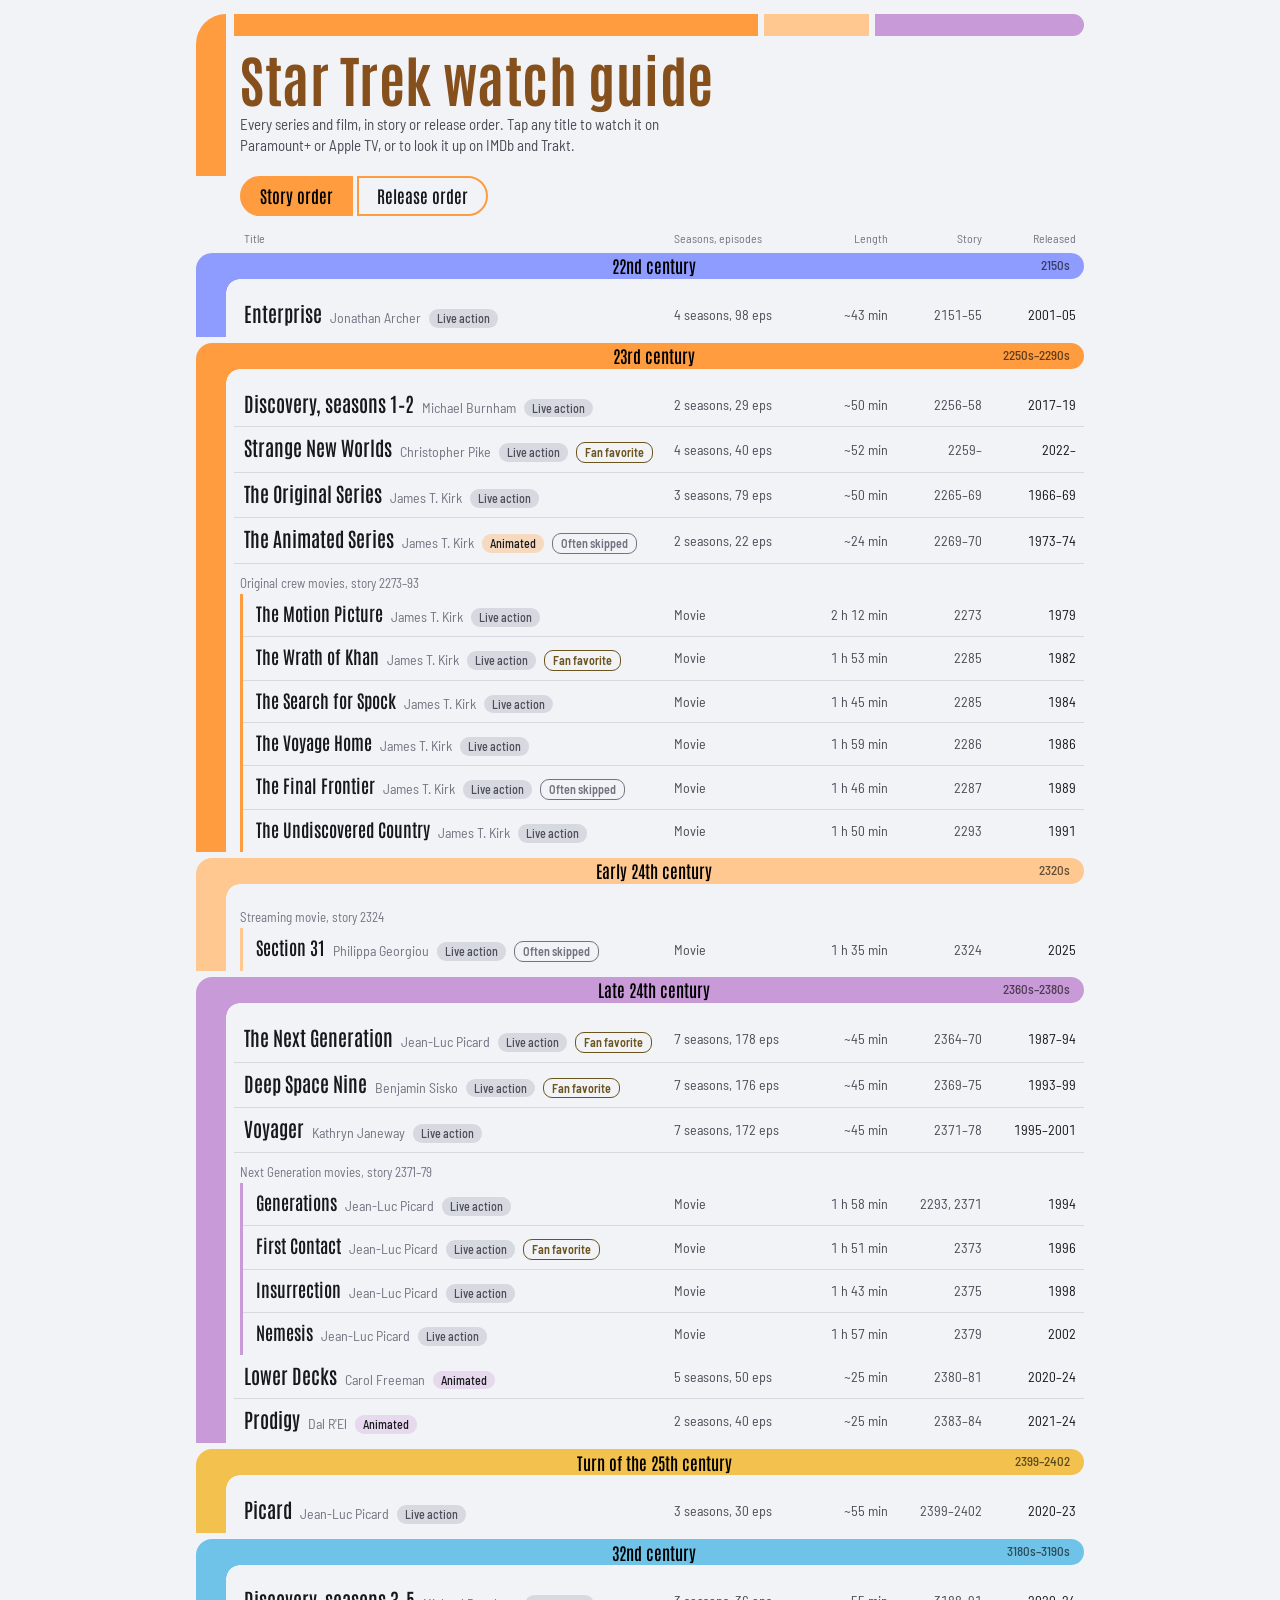
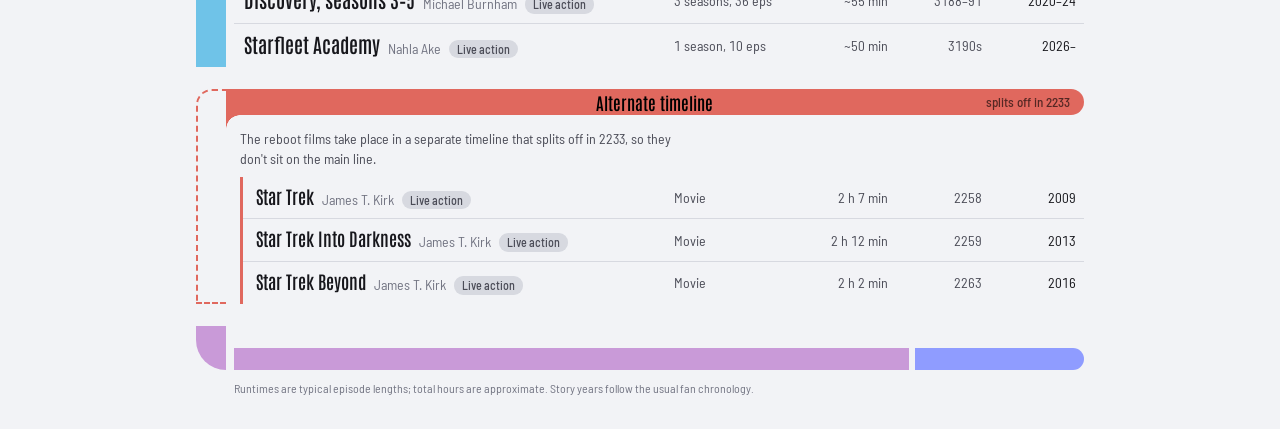
<file: star-trek.html>
<!doctype html>
<html lang="en">
<head>
<meta charset="utf-8">
<meta name="viewport" content="width=device-width, initial-scale=1, viewport-fit=cover">
<meta name="color-scheme" content="light dark">
<meta name="theme-color" content="#000000" media="(prefers-color-scheme: dark)">
<meta name="theme-color" content="#f2f3f6" media="(prefers-color-scheme: light)">
<meta name="apple-mobile-web-app-capable" content="yes">
<meta name="apple-mobile-web-app-status-bar-style" content="default">
<title>Star Trek Watch Guide</title>
<link rel="preconnect" href="https://fonts.googleapis.com">
<link rel="preconnect" href="https://fonts.gstatic.com" crossorigin>
<link href="https://fonts.googleapis.com/css2?family=Antonio:wght@400;600;700&family=Barlow+Semi+Condensed:wght@400;500;600&display=swap" rel="stylesheet">
<style>
:root{
  color-scheme:dark;
  --bg:#000;
  --sheet:#14110e;
  --press:#1a1612;
  --backdrop:rgba(0,0,0,.7);
  --mix:100%;
  --title:#ffc890;
  --ink:#f3e7d6;
  --ink-2:#b9ab98;
  --ink-3:#7d7366;
  --line:#2a2622;
  --panel:#100e0c;
  --orange:#ff9c3f;
  --peach:#ffc890;
  --lilac:#c99ad8;
  --blue:#8f9cff;
  --gold:#f2c14e;
  --sky:#6fc3e8;
  --red:#e0685e;
  --display:"Antonio","Arial Narrow","Roboto Condensed",sans-serif;
  --text:"Barlow Semi Condensed","Arial Narrow",system-ui,sans-serif;
  --gl:max(16px,env(safe-area-inset-left));
  --gr:max(16px,env(safe-area-inset-right));
}
@media (prefers-color-scheme: light){
  :root{
    color-scheme:light;
    --bg:#f2f3f6;
    --sheet:#ffffff;
    --panel:#e7e9ef;
    --press:#dcdfe7;
    --line:#d7d9e0;
    --ink:#17171c;
    --ink-2:#4b4c57;
    --ink-3:#727482;
    --backdrop:rgba(25,25,35,.35);
    --mix:55%;
    --title:color-mix(in oklab,#ff9c3f 62%,#000);
  }
}
*{box-sizing:border-box}
[hidden]{display:none!important}
html{-webkit-text-size-adjust:100%}
body{margin:0;background:var(--bg);transition:background-color .2s,color .2s;color:var(--ink);font-family:var(--text);font-size:16px;line-height:1.4}
a{color:inherit}
button{font:inherit;color:inherit}

/* ---------- frame ---------- */
.wrap{max-width:920px;margin:0 auto;padding:calc(env(safe-area-inset-top) + 14px) var(--gr) calc(env(safe-area-inset-bottom) + 32px) var(--gl)}
.top{display:grid;grid-template-columns:30px 1fr;grid-template-rows:auto auto;column-gap:8px}
.elbow{grid-row:1/3;background:var(--orange);border-radius:30px 0 0 0;position:relative}
.topbar{display:flex;gap:6px;height:22px}
.topbar i{display:block;height:100%;border-radius:0 11px 11px 0}
.topbar i:nth-child(1){flex:5;background:var(--orange);border-radius:0}
.topbar i:nth-child(2){flex:1;background:var(--peach);border-radius:0}
.topbar i:nth-child(3){flex:2;background:var(--lilac)}
.head{padding:14px 0 20px 6px}
h1{font-family:var(--display);font-weight:700;font-size:clamp(34px,7vw,56px);line-height:1;margin:0;letter-spacing:.01em;color:var(--title)}
.sub{margin:8px 0 0;color:var(--ink-2);font-size:15px;max-width:60ch}

/* ---------- sort switch ---------- */
.sorter{display:grid;grid-template-columns:30px 1fr;column-gap:8px;margin:0 0 14px}
.seg{display:inline-flex;gap:4px;justify-self:start;margin-left:6px}
.seg button{font-family:var(--display);font-weight:600;font-size:17px;height:40px;padding:0 18px;white-space:nowrap;border:2px solid var(--orange);background:none;color:var(--ink);cursor:pointer;-webkit-tap-highlight-color:transparent}
.seg button:first-child{border-radius:20px 0 0 20px}
.seg button:last-child{border-radius:0 20px 20px 0}
.seg button[aria-pressed="true"]{background:var(--orange);color:#000}
.seg button:focus-visible{outline:2px solid var(--title);outline-offset:2px}

/* ---------- column header (wide only) ---------- */
.cols{display:none}

/* ---------- eras ---------- */
.era{display:grid;grid-template-columns:30px 1fr;column-gap:8px;margin-top:6px}
.era-bar{background:var(--c);border-radius:16px 0 0 0}
.era-body{min-width:0}
/* era header = horizontal band joined to the left bar, label inside */
.era-head{position:relative;display:grid;grid-template-columns:minmax(0,1fr) auto minmax(0,1fr);align-items:center;gap:10px;min-height:26px;margin:0 0 14px -8px;padding:3px 14px 3px 12px;background:var(--c);border-radius:0 13px 13px 0;color:#000}
.era-head.yrs{grid-template-columns:minmax(0,1fr) auto minmax(max-content,1fr)}
.era-head.yrs small{white-space:nowrap}
.era-head::after{content:"";position:absolute;left:0;top:100%;width:14px;height:14px;background:radial-gradient(circle at 100% 100%,transparent 13.5px,var(--c) 14px)}
.era-head h2{grid-column:2;text-align:center;font-family:var(--display);font-weight:600;font-size:17px;margin:0;line-height:1.1;color:#000}
.era-head small{font-size:13px;font-weight:500;font-family:var(--text);color:rgba(0,0,0,.62);grid-column:3;justify-self:end;text-align:right;line-height:1.2}

/* ---------- rows ---------- */
.row{display:block;width:100%;text-align:left;background:none;border:0;border-bottom:1px solid var(--line);padding:10px 4px 10px 6px;cursor:pointer;-webkit-tap-highlight-color:transparent;position:relative}
.row:last-child{border-bottom:0}
.row:hover{background:var(--panel)}
.row:focus-visible{outline:2px solid var(--title);outline-offset:-2px;border-radius:6px}
.row:active{background:var(--press)}
.t{display:flex;align-items:baseline;gap:8px;flex-wrap:wrap}
.name{font-family:var(--display);font-weight:600;font-size:20px;line-height:1.15;color:var(--ink)}
.lead{font-size:14px;color:var(--ink-3);white-space:nowrap}
.tag{font-size:12px;font-weight:600;padding:1px 8px;border-radius:9px;background:var(--c);color:#000;white-space:nowrap}
.tag.fav{background:none;--fc:color-mix(in oklab,var(--gold) var(--mix),#000);color:var(--fc);border:1px solid var(--fc)}
.tag.fmt{border:0;font-weight:500;color:var(--ink-2);background:var(--line)}
.tag.fmt.anim{color:var(--ink);background:color-mix(in oklab,var(--c) 30%,transparent)}
.tag.skip{background:none;color:var(--ink-3);border:1px solid var(--ink-3)}
.meta{display:flex;flex-wrap:wrap;gap:2px 14px;margin-top:3px;font-size:14px;color:var(--ink-2)}
.meta em{font-style:normal;color:var(--ink-3)}
.meta .rel{color:var(--ink)}
.grouplabel{font-size:13px;color:var(--ink-3);padding:10px 0 2px 6px}
.films{border-left:3px solid var(--c);margin-left:6px}
.films .row{padding-left:12px}
.films .name{font-size:18px}

.note{margin:22px 0 0;display:grid;grid-template-columns:30px 1fr;column-gap:8px}
.note .era-bar{background:none;border:2px dashed var(--c);border-right:0}
.note p{margin:4px 0 8px 6px;color:var(--ink-2);font-size:14px;max-width:62ch}
.foot{display:grid;grid-template-columns:30px 1fr;column-gap:8px;margin-top:22px}
.foot .elbow-b{background:var(--lilac);border-radius:0 0 0 30px;height:44px}
.foot .bar{display:flex;gap:6px;align-self:end;height:22px}
.foot .bar i{display:block;height:100%}
.foot .bar i:nth-child(1){flex:4;background:var(--lilac)}
.foot .bar i:nth-child(2){flex:1;background:var(--blue);border-radius:0 11px 11px 0}
.fine{margin:10px 0 0 38px;font-size:12px;color:var(--ink-3)}

/* ---------- popup ---------- */
dialog{border:0;padding:0;background:transparent;color:var(--ink);max-width:none;max-height:none;width:100%;height:100%;margin:0}
dialog::backdrop{background:var(--backdrop);-webkit-backdrop-filter:blur(3px);backdrop-filter:blur(3px)}
.sheet-wrap{position:fixed;inset:0;display:flex;align-items:flex-end;justify-content:center}
.sheet{width:100%;max-width:560px;background:var(--sheet);border-top:4px solid var(--c);border-radius:22px 22px 0 0;padding:18px var(--gr) calc(env(safe-area-inset-bottom) + 18px) var(--gl);max-height:90vh;overflow:auto;animation:up .22s ease-out}
@keyframes up{from{transform:translateY(24px);opacity:0}to{transform:none;opacity:1}}
@media (prefers-reduced-motion:reduce){.sheet{animation:none}}
.sh-top{display:flex;justify-content:space-between;align-items:flex-start;gap:12px}
.sh-era{font-size:13px;color:color-mix(in oklab,var(--c) var(--mix),#000);font-weight:600}
.sh-title{font-family:var(--display);font-weight:700;font-size:30px;line-height:1.05;margin:2px 0 0;color:var(--title)}
.sh-lead{margin-top:4px;font-size:15px;color:var(--ink-2)}
.close{flex:none;width:36px;height:36px;border-radius:18px;border:1px solid var(--ink-3);background:none;cursor:pointer;font-size:20px;line-height:1}
.close:focus-visible{outline:2px solid var(--title);outline-offset:2px}
.facts{display:grid;grid-template-columns:repeat(auto-fit,minmax(110px,1fr));gap:8px;margin:14px 0 6px}
.fact{background:var(--bg);border-radius:10px;padding:8px 10px}
.fact small{display:block;font-size:12px;color:var(--ink-3)}
.fact span{font-family:var(--display);font-size:20px;font-weight:600;white-space:nowrap}
.blurb{color:var(--ink-2);font-size:15px;margin:10px 0 14px}
.why{margin:-4px 0 14px;padding:8px 12px;border-left:3px solid var(--ink-3);background:var(--bg);border-radius:0 8px 8px 0;color:var(--ink-2);font-size:15px}
.why b{color:var(--ink);font-weight:600}
.links{display:grid;gap:8px}
.lk{display:flex;align-items:center;justify-content:space-between;text-decoration:none;color:#000;font-family:var(--display);font-weight:600;font-size:20px;height:52px;padding:0 20px;border-radius:26px;background:var(--lc)}
.lk small{font-family:var(--text);font-weight:500;font-size:13px;opacity:.75}
.lk:focus-visible{outline:2px solid var(--ink);outline-offset:3px}
.lk.pplus{--lc:var(--blue)}
.lk.apple{--lc:var(--orange)}
.lk.imdb{--lc:var(--gold)}
.lk.trakt{--lc:var(--lilac)}
.lk.off{opacity:.45;pointer-events:none}

/* ---------- wide / landscape ---------- */
@media (min-width:700px){
  .row,.cols div{display:grid;grid-template-columns:minmax(0,1fr) 128px 74px 82px 82px;align-items:center;column-gap:12px;padding:9px 8px 9px 10px}
  .meta{display:contents}
  .meta>span{white-space:nowrap;font-variant-numeric:tabular-nums}
  .meta .m-rt,.meta .m-story,.meta .m-rel{text-align:right}
  .meta em{display:none}
  .cols{display:grid;grid-template-columns:30px 1fr;column-gap:8px;margin-bottom:2px}
  .cols div{padding-top:0;padding-bottom:0;font-size:12px;color:var(--ink-3)}
  .cols div span:nth-child(n+3){text-align:right}
  .films .row{padding-left:13px}
  .sheet-wrap{align-items:center}
  .sheet{border-radius:22px;border-top:0;border-left:6px solid var(--c);padding:22px 24px 24px}
}
@media (min-width:700px) and (max-height:500px){
  /* phone landscape: shorter sheet, links side by side */
  .sheet{max-width:720px}
  .links{grid-template-columns:repeat(4,1fr)}
  .lk{flex-direction:column;justify-content:center;gap:0;height:58px;padding:0 10px}
  .facts{margin:10px 0 8px;grid-template-columns:repeat(auto-fit,minmax(88px,1fr))}
  .fact span{font-size:18px}
  .blurb{display:none}
}
@media (max-width:699px){.meta>span:empty{display:none}
  .seg button{font-size:15px;padding:0 12px;height:38px}}
@media (max-width:380px){
  .top,.era,.note,.foot,.sorter{grid-template-columns:22px 1fr}
  .seg button{padding:0 10px;font-size:14px}
  .elbow{border-radius:22px 0 0 0}
  .fine{margin-left:30px}
}
</style>
</head>
<body>
<div class="wrap">
  <header class="top">
    <div class="elbow" aria-hidden="true"></div>
    <div class="topbar" aria-hidden="true"><i></i><i></i><i></i></div>
    <div class="head">
      <h1>Star Trek watch guide</h1>
      <p class="sub">Every series and film, in story or release order. Tap any title to watch it on Paramount+ or Apple TV, or to look it up on IMDb and Trakt.</p>
    </div>
  </header>

  <div class="sorter"><span aria-hidden="true"></span>
    <div class="seg" role="group" aria-label="Sort order">
      <button type="button" data-mode="story" aria-pressed="true">Story order</button>
      <button type="button" data-mode="release" aria-pressed="false">Release order</button>
    </div>
  </div>

  <div class="cols" aria-hidden="true"><span></span><div><span>Title</span><span>Seasons, episodes</span><span>Length</span><span>Story</span><span>Released</span></div></div>

  <main id="timeline"></main>

  <section class="note" id="alt"></section>

  <footer class="foot" aria-hidden="true"><div class="elbow-b"></div><div class="bar"><i></i><i></i></div></footer>
  <p class="fine">Runtimes are typical episode lengths; total hours are approximate. Story years follow the usual fan chronology.</p>
</div>

<dialog id="pop" aria-labelledby="sh-title">
  <div class="sheet-wrap" id="sheetWrap">
    <div class="sheet" id="sheet">
      <div class="sh-top">
        <div><div class="sh-era" id="sh-era"></div><h3 class="sh-title" id="sh-title"></h3><div class="sh-lead" id="sh-lead"></div></div>
        <button class="close" id="close" aria-label="Close">×</button>
      </div>
      <div class="facts" id="sh-facts"></div>
      <p class="blurb" id="sh-blurb"></p>
      <p class="why" id="sh-why"><b>Often skipped.</b> <span></span></p>
      <div class="links">
        <a class="lk pplus" id="lk-pplus" target="_blank" rel="noopener">Paramount+ <small>Stream it</small></a>
        <a class="lk apple" id="lk-apple" target="_blank" rel="noopener">Apple TV <small>Open in TV app</small></a>
        <a class="lk imdb" id="lk-imdb" target="_blank" rel="noopener">IMDb <small>Ratings, cast</small></a>
        <a class="lk trakt" id="lk-trakt" target="_blank" rel="noopener">Trakt <small>Track progress</small></a>
      </div>
    </div>
  </div>
</dialog>

<script>
/* ===== DATA ===== */
const ERAS = [
  {id:"e1", name:"22nd century", years:"2150s", c:"var(--blue)", items:[
    {t:"Enterprise", lead:"Jonathan Archer", story:"2151–55", rel:"2001–05", s:4, e:98, rt:43,
     blurb:"Earth's first warp-5 starship, a century before Kirk. Slow first two seasons; season 4 is the strongest.",
     imdb:"tt0244365", pplus:"https://www.paramountplus.com/shows/enterprise/", trakt:"star-trek-enterprise", apple:"https://tv.apple.com/us/show/star-trek-enterprise/umc.cmc.10fdo1qpaj8u46zk0bo082gc7"}
  ]},
  {id:"e2", name:"23rd century", years:"2250s–2290s", c:"var(--orange)", items:[
    {t:"Discovery, seasons 1–2", lead:"Michael Burnham", story:"2256–58", rel:"2017–19", s:2, e:29, rt:50,
     blurb:"Serialized story around Michael Burnham during the Klingon war. Season 2 introduces this version of Pike and Spock.",
     imdb:"tt5171438", pplus:"https://www.paramountplus.com/shows/star-trek-discovery/", trakt:"star-trek-discovery", apple:"https://tv.apple.com/us/show/star-trek-discovery/umc.cmc.5ge1cirmxod01u8f8m3rplx5g"},
    {t:"Strange New Worlds", lead:"Christopher Pike", story:"2259–", rel:"2022–", s:4, e:40, rt:52, fav:true,
     blurb:"Captain Pike, Spock and Number One on the Enterprise, one adventure per episode. A final six-episode season 5 is still to come.",
     imdb:"tt12327578", pplus:"https://www.paramountplus.com/shows/star-trek-strange-new-worlds/", trakt:"star-trek-strange-new-worlds", apple:"https://tv.apple.com/us/show/star-trek-strange-new-worlds/umc.cmc.1o10sclnk0t945h2mtuolocip"},
    {t:"The Original Series", lead:"James T. Kirk", story:"2265–69", rel:"1966–69", s:3, e:79, rt:50,
     blurb:"Kirk, Spock and McCoy. Dated production, timeless ideas. A curated best-of list works fine.",
     imdb:"tt0060028", pplus:"https://www.paramountplus.com/shows/star_trek/", trakt:"star-trek", apple:"https://tv.apple.com/us/show/star-trek-the-original-series/umc.cmc.5howwgk962prd0y3yi928rx5a"},
    {t:"The Animated Series", anim:true, lead:"James T. Kirk", story:"2269–70", rel:"1973–74", s:2, e:22, rt:24, skip:true,
     blurb:"Saturday-morning continuation with the original cast's voices.",
     why:"A short 1970s cartoon. Fun trivia, but nothing later depends on it.",
     imdb:"tt0069637", pplus:"https://www.paramountplus.com/shows/star_trek_animated/", trakt:"star-trek-the-animated-series", apple:"https://tv.apple.com/us/show/star-trek-the-animated-series/umc.cmc.56y2l08h8vfsex0vavk2ynf57"},
    {group:"Original crew movies", lead:"James T. Kirk", films:[
      {t:"The Motion Picture", st:"2273", y:1979, rt:132, imdb:"tt0079945", pplus:"https://www.paramountplus.com/movies/video/7MI9dv6oQQCo733jnwnv4bT6WjSY_mBr/", trakt:"star-trek-the-motion-picture-1979", apple:"https://tv.apple.com/us/movie/star-trek-the-motion-picture/umc.cmc.74uz08o8aeuy5jav1j7q8ml7b"},
      {t:"The Wrath of Khan", st:"2285", y:1982, rt:113, fav:true, imdb:"tt0084726", pplus:"https://www.paramountplus.com/movies/video/1DooAass83NPqUjSxIWGPKeELkwa2CXp/", trakt:"star-trek-ii-the-wrath-of-khan-1982", apple:"https://tv.apple.com/us/movie/star-trek-ii-the-wrath-of-khan/umc.cmc.3louhyc2uuswb7fpm9n3fog51"},
      {t:"The Search for Spock", st:"2285", y:1984, rt:105, imdb:"tt0088170", pplus:"https://www.paramountplus.com/movies/video/zucLKcn6HykN8ksrBh0eBcu8hjWSTnjE/", trakt:"star-trek-iii-the-search-for-spock-1984", apple:"https://tv.apple.com/us/movie/star-trek-iii-the-search-for-spock/umc.cmc.7k68kfi3iqlyzgw94drtmhxqx"},
      {t:"The Voyage Home", st:"2286", y:1986, rt:119, imdb:"tt0092007", pplus:"https://www.paramountplus.com/movies/video/2y1Ft4fKkFM9anBA_MxIn0wSmQ54_Q21/", trakt:"star-trek-iv-the-voyage-home-1986", apple:"https://tv.apple.com/us/movie/star-trek-iv-the-voyage-home/umc.cmc.60sgpu17ghb4kal0yh4y5wudx"},
      {t:"The Final Frontier", st:"2287", y:1989, rt:106, skip:true, why:"Widely considered the weakest original-crew movie, and The Undiscovered Country doesn't require it.", imdb:"tt0098382", pplus:"https://www.paramountplus.com/movies/video/u4LO96RFNGzcNzPgtHPzMd4UIcjHA29N/", trakt:"star-trek-v-the-final-frontier-1989", apple:"https://tv.apple.com/us/movie/star-trek-v-the-final-frontier/umc.cmc.2oow7kmxqbifct4allge36mvf"},
      {t:"The Undiscovered Country", st:"2293", y:1991, rt:110, imdb:"tt0102975", pplus:"https://www.paramountplus.com/movies/video/AtBd4BsgKlfG7fSmV_f4DK370okC98sR/", trakt:"star-trek-vi-the-undiscovered-country-1991", apple:"https://tv.apple.com/us/movie/star-trek-vi-the-undiscovered-country/umc.cmc.3f31ie9f35bmily7sokbdl25d"}
    ], story:"2273–93"}
  ]},
  {id:"e25", name:"Early 24th century", years:"2320s", c:"var(--peach)", items:[
    {group:"Streaming movie", lead:"Philippa Georgiou", films:[
      {t:"Section 31", st:"2324", y:2025, rt:95, skip:true, imdb:"tt9603060", pplus:"https://www.paramountplus.com/movies/video/hxLi_fyTiqdAOtq1_cSt2HXQuj9mkZJh/", trakt:"star-trek-section-31-2025", apple:"https://tv.apple.com/us/movie/star-trek-section-31/umc.cmc.2qo6svome1zp6bjeo4sdm1g6c",
       blurb:"Spy thriller with Michelle Yeoh, set in 2324.",
       why:"Poorly received, and it stands apart from the main storyline."}
    ], story:"2324"}
  ]},
  {id:"e3", name:"Late 24th century", years:"2360s–2380s", c:"var(--lilac)", items:[
    {t:"The Next Generation", lead:"Jean-Luc Picard", story:"2364–70", rel:"1987–94", s:7, e:178, rt:45, fav:true,
     blurb:"Captain Picard's Enterprise-D. Seasons 1–2 are rough; it hits its stride from season 3.",
     imdb:"tt0092455", pplus:"https://www.paramountplus.com/shows/star_trek_the_next_generation/", trakt:"star-trek-the-next-generation", apple:"https://tv.apple.com/us/show/star-trek-the-next-generation/umc.cmc.3xfdqq5108iysguntm4y3wklc"},
    {t:"Deep Space Nine", lead:"Benjamin Sisko", story:"2369–75", rel:"1993–99", s:7, e:176, rt:45, fav:true,
     blurb:"A space station at the edge of a war. The most serialized of the classic shows.",
     imdb:"tt0106145", pplus:"https://www.paramountplus.com/shows/star_trek_deep_space_nine/", trakt:"star-trek-deep-space-nine", apple:"https://tv.apple.com/us/show/star-trek-deep-space-nine/umc.cmc.6xuvq2wsnm99d8ne71pqo3q30"},
    {t:"Voyager", lead:"Kathryn Janeway", story:"2371–78", rel:"1995–2001", s:7, e:172, rt:45,
     blurb:"A ship flung across the galaxy, 70 years from home.",
     imdb:"tt0112178", pplus:"https://www.paramountplus.com/shows/star_trek_voyager/", trakt:"star-trek-voyager", apple:"https://tv.apple.com/us/show/star-trek-voyager/umc.cmc.3nelr2c27ahdxh47xw68p0o04"},
    {group:"Next Generation movies", lead:"Jean-Luc Picard", films:[
      {t:"Generations", st:"2293, 2371", y:1994, rt:118, imdb:"tt0111280", pplus:"https://www.paramountplus.com/movies/video/qktISmdbebHu7qB2qtzhg3fNsrL16PXi/", trakt:"star-trek-generations-1994", apple:"https://tv.apple.com/us/movie/star-trek-vii-generations/umc.cmc.mn5cpchxt5ygvhkmlnkb4twf"},
      {t:"First Contact", st:"2373", y:1996, rt:111, fav:true, imdb:"tt0117731", pplus:"https://www.paramountplus.com/movies/video/iTGmLzm3gQN57pAqWamGAFpjatqCYgs_/", trakt:"star-trek-first-contact-1996", apple:"https://tv.apple.com/us/movie/star-trek-viii-first-contact/umc.cmc.4uyaqs81knrnkhbej5kjokx8w"},
      {t:"Insurrection", st:"2375", y:1998, rt:103, imdb:"tt0120844", pplus:"https://www.paramountplus.com/movies/video/z4QF94bldMkQpyafpHziL4xOiWoOwJvk/", trakt:"star-trek-insurrection-1998", apple:"https://tv.apple.com/us/movie/star-trek-ix-insurrection/umc.cmc.3zquh6faxkcczwd5lj99c5f23"},
      {t:"Nemesis", st:"2379", y:2002, rt:117, imdb:"tt0253754", pplus:"https://www.paramountplus.com/movies/video/dIV3Megz6HcabSKkdmmdXpNy4l7dOpwk/", trakt:"star-trek-nemesis-2002", apple:"https://tv.apple.com/us/movie/star-trek-x-nemesis/umc.cmc.7083so33nyqipfqj01zlhq39r"}
    ], story:"2371–79"},
    {t:"Lower Decks", anim:true, lead:"Carol Freeman", story:"2380–81", rel:"2020–24", rm:8, s:5, e:50, rt:25,
     blurb:"Animated comedy about junior officers. Funnier once you know the franchise.",
     imdb:"tt9184820", pplus:"https://www.paramountplus.com/shows/star-trek-lower-decks/", trakt:"star-trek-lower-decks", apple:"https://tv.apple.com/us/show/star-trek-lower-decks/umc.cmc.3pcgb865v09usl6nqkoi10gu1"},
    {t:"Prodigy", anim:true, lead:"Dal R'El", story:"2383–84", rel:"2021–24", rm:10, s:2, e:40, rt:25,
     blurb:"Animated adventure about young outsiders who find an abandoned starship. Family-friendly and surprisingly good.",
     imdb:"tt9795876", trakt:"star-trek-prodigy", apple:"https://tv.apple.com/us/show/star-trek-prodigy/umc.cmc.1zqk40gcoayvwt9tai2555wkp"}
  ]},
  {id:"e4", name:"Turn of the 25th century", years:"2399–2402", c:"var(--gold)", items:[
    {t:"Picard", lead:"Jean-Luc Picard", story:"2399–2402", rel:"2020–23", rm:1, s:3, e:30, rt:55,
     blurb:"Jean-Luc Picard in retirement and back in action. Season 3 is a beloved Next Generation reunion.",
     imdb:"tt8806524", pplus:"https://www.paramountplus.com/shows/star-trek-picard/", trakt:"star-trek-picard", apple:"https://tv.apple.com/us/show/star-trek-picard/umc.cmc.2tqufhly635jf1fnuonxojax"}
  ]},
  {id:"e5", name:"32nd century", years:"3180s–3190s", c:"var(--sky)", items:[
    {t:"Discovery, seasons 3–5", lead:"Michael Burnham", story:"3188–91", rel:"2020–24", rm:10, s:3, e:36, rt:55,
     blurb:"The crew jumps 930 years ahead into a fractured galaxy.",
     imdb:"tt5171438", pplus:"https://www.paramountplus.com/shows/star-trek-discovery/", trakt:"star-trek-discovery", apple:"https://tv.apple.com/us/show/star-trek-discovery/umc.cmc.5ge1cirmxod01u8f8m3rplx5g"},
    {t:"Starfleet Academy", lead:"Nahla Ake", story:"3190s", rel:"2026–", s:1, e:10, rt:50,
     blurb:"Cadets in training at the reopened Academy, led by Holly Hunter's chancellor. Season 2, the last, is due in March 2027.",
     imdb:"tt8622160", pplus:"https://www.paramountplus.com/shows/star-trek-starfleet-academy/", trakt:null, traktSearch:"Star Trek Starfleet Academy", apple:"https://tv.apple.com/us/show/star-trek-starfleet-academy/umc.cmc.39ujsorzscjubwo9m4ljd4oxh"}
  ]}
];
const ALT = {name:"Alternate timeline", lead:"James T. Kirk", note:"The reboot films take place in a separate timeline that splits off in 2233, so they don't sit on the main line.", c:"var(--red)", films:[
  {t:"Star Trek", st:"2258", y:2009, rt:127, imdb:"tt0796366", pplus:"https://www.paramountplus.com/movies/video/aotpJ4rkRqtrqIITSdgM5SnOOzQhg9k9/", trakt:"star-trek-2009", apple:"https://tv.apple.com/us/movie/star-trek/umc.cmc.1qfm0vxptnl42u4jclqwbtxt9"},
  {t:"Star Trek Into Darkness", st:"2259", y:2013, rt:132, imdb:"tt1408101", pplus:"https://www.paramountplus.com/movies/video/f9_5tSlLxQrgUdfrJekgeJdNnJLZBpuD/", trakt:"star-trek-into-darkness-2013", apple:"https://tv.apple.com/us/movie/star-trek-into-darkness/umc.cmc.4rkplfpq4y0zbyxr3xolm5kvf"},
  {t:"Star Trek Beyond", st:"2263", y:2016, rt:122, imdb:"tt2660888", pplus:"https://www.paramountplus.com/movies/video/PP_Z07j49bpd8gFCkl1RlPoniqf1UTAb/", trakt:"star-trek-beyond-2016", apple:"https://tv.apple.com/us/movie/star-trek-beyond/umc.cmc.5wssqlk617t7jjmhn23v7q4pk"}
]};

/* ===== RENDER ===== */
const $ = s => document.querySelector(s);
const esc = s => String(s).replace(/[&<>"]/g, m => ({"&":"&amp;","<":"&lt;",">":"&gt;",'"':"&quot;"}[m]));
const hrs = (e, rt) => Math.round(e * rt / 60);
const fmtMin = m => `${Math.floor(m/60)} h ${m%60} min`;
const registry = [];

function tags(it){
  let h = it.anim ? `<span class="tag fmt anim">Animated</span>` : `<span class="tag fmt live">Live action</span>`;
  if (it.fav) h += `<span class="tag fav">Fan favorite</span>`;
  if (it.skip) h += `<span class="tag skip">Often skipped</span>`;
  return h;
}
function showRow(it, era){
  const i = registry.push({...it, era, kind:"show"}) - 1;
  return `<button class="row show" data-i="${i}" style="--c:${era.c}">
        <span class="t"><span class="name">${esc(it.t)}</span><span class="lead">${esc(it.lead)}</span>${tags(it)}</span>
    <span class="meta">
      <span class="m-eps">${it.s} season${it.s>1?"s":""}, ${it.e} eps</span>
      <span class="m-rt">~${it.rt} min<em> each, ~${hrs(it.e,it.rt)} h total</em></span>
      <span class="m-story"><em>Story </em>${it.story}</span>
      <span class="m-rel rel"><em>Released </em>${it.rel}</span>
    </span></button>`;
}
function filmRow(f, era, groupName){
  const i = registry.push({...f, era, kind:"film", group:groupName}) - 1;
  return `<button class="row film" data-i="${i}" style="--c:${era.c}">
        <span class="t"><span class="name">${esc(f.t)}</span><span class="lead">${esc(f.lead)}</span>${tags(f)}</span>
    <span class="meta">
      <span class="m-eps">Movie</span>
      <span class="m-rt">${fmtMin(f.rt)}</span>
      <span class="m-story"><em>Story </em>${f.st}</span>
      <span class="m-rel rel"><em>Released </em>${f.y}</span>
    </span></button>`;
}
const DECADES = {
  1960:["The original run","var(--orange)"], 1970:["Animation and the first film","var(--peach)"],
  1980:["The films and a new generation","var(--lilac)"], 1990:["Trek on TV at its peak","var(--blue)"],
  2000:["A prequel, a farewell, a reboot","var(--gold)"], 2010:["Reboot films and streaming","var(--sky)"],
  2020:["The streaming era","var(--red)"]
};
let mode = "story";
function render(){
  registry.length = 0;
  if (mode === "release") return renderRelease();
  $("#alt").hidden = false;
  let h = "";
  for (const era of ERAS){
    h += `<section class="era" style="--c:${era.c}" aria-labelledby="${era.id}">
      <div class="era-bar" aria-hidden="true"></div>
      <div class="era-body">
        <div class="era-head yrs"><h2 id="${era.id}">${esc(era.name)}</h2><small>${era.years}</small></div>`;
    for (const it of era.items){
      if (it.group){
        h += `<div class="grouplabel">${esc(it.group)}, story ${it.story}</div><div class="films">`;
        for (const f of it.films) h += filmRow({lead:it.lead, ...f}, era, it.group);
        h += `</div>`;
      } else h += showRow(it, era);
    }
    h += `</div></section>`;
  }
  $("#timeline").innerHTML = h;

  const altEra = {name:ALT.name, years:"from 2233", c:ALT.c};
  let a = `<div class="era-bar" aria-hidden="true" style="--c:${ALT.c}"></div><div class="era-body" style="--c:${ALT.c}">
    <div class="era-head"><h2>${ALT.name}</h2><small>splits off in 2233</small></div>
    <p>${esc(ALT.note)}</p><div class="films">`;
  for (const f of ALT.films) a += filmRow({lead:ALT.lead, ...f}, altEra, "Reboot films");
  a += `</div></div>`;
  $("#alt").innerHTML = a;
}
function renderRelease(){
  const all = [];
  for (const era of ERAS) for (const it of era.items){
    if (it.group) for (const f of it.films) all.push({kind:"film", it:{lead:it.lead, ...f}, era, group:it.group, key:f.y});
    else all.push({kind:"show", it, era, key:parseInt(it.rel) + (it.rm||0)/12});
  }
  const altEra = {name:ALT.name, years:"from 2233", c:ALT.c};
  for (const f of ALT.films) all.push({kind:"film", it:{lead:ALT.lead, ...f}, era:altEra, group:"Reboot films", key:f.y});
  all.sort((a,b) => a.key - b.key);
  let h = "", cur = null;
  for (const x of all){
    const dec = Math.floor(x.key/10)*10;
    if (dec !== cur){
      if (cur !== null) h += `</div></section>`;
      cur = dec;
      const [desc, c] = DECADES[dec];
      h += `<section class="era" style="--c:${c}" aria-labelledby="d${dec}">
        <div class="era-bar" aria-hidden="true"></div>
        <div class="era-body"><div class="era-head"><h2 id="d${dec}">${dec}s</h2><small>${desc}</small></div>`;
    }
    h += x.kind === "show" ? showRow(x.it, x.era) : filmRow(x.it, x.era, x.group);
  }
  h += `</div></section>`;
  $("#timeline").innerHTML = h;
  $("#alt").hidden = true;
}
function setMode(m, save){
  mode = m === "release" ? "release" : "story";
  document.querySelectorAll(".seg button").forEach(b => b.setAttribute("aria-pressed", String(b.dataset.mode === mode)));
  render();
  if (save){
    try { localStorage.setItem("trek-sort", mode); } catch(e){}
    history.replaceState(null, "", mode === "release" ? "#release-order" : location.pathname + location.search);
  }
}
document.querySelectorAll(".seg button").forEach(b => b.addEventListener("click", () => setMode(b.dataset.mode, true)));
window.addEventListener("hashchange", () => setMode(location.hash === "#release-order" ? "release" : "story", false));

/* ===== POPUP ===== */
const pop = $("#pop");
function setLink(el, url){
  if (url){ el.href = url; el.classList.remove("off"); el.removeAttribute("aria-disabled"); }
  else { el.removeAttribute("href"); el.classList.add("off"); el.setAttribute("aria-disabled","true"); }
}
const searchName = it => it.kind === "film" ? `Star Trek ${it.t}`.replace(/^Star Trek Star Trek/,"Star Trek") : `Star Trek ${it.t.replace(/, seasons.*/,"")}`;
function appleUrl(it){
  if (it.apple) return it.apple;
  return `https://tv.apple.com/us/search?term=${encodeURIComponent(searchName(it))}`;
}
function open(i){
  const it = registry[i];
  $("#sheet").style.setProperty("--c", it.era.c);
  $("#sh-era").textContent = it.kind === "film" ? `${it.group} · ${it.era.name}` : `${it.era.name}, ${it.era.years}`;
  $("#sh-title").textContent = it.t;
  $("#sh-lead").textContent = it.lead ? `Led by ${it.lead}` : "";
  let f = `<div class="fact"><small>Format</small><span>${it.anim ? "Animated" : "Live action"}</span></div>`;
  if (it.kind === "show"){
    f += `<div class="fact"><small>Seasons</small><span>${it.s}</span></div>`;
    f += `<div class="fact"><small>Episodes</small><span>${it.e}</span></div>`;
    f += `<div class="fact"><small>Episode length</small><span>~${it.rt} min</span></div>`;
    f += `<div class="fact"><small>Total</small><span>~${hrs(it.e,it.rt)} h</span></div>`;
    f += `<div class="fact"><small>Released</small><span>${it.rel}</span></div>`;
    f += `<div class="fact"><small>Story years</small><span>${it.story}</span></div>`;
  } else {
    f += `<div class="fact"><small>Runtime</small><span>${it.rt} min</span></div>`;
    f += `<div class="fact"><small>Released</small><span>${it.y}</span></div>`;
    f += `<div class="fact"><small>Story year</small><span>${it.st}</span></div>`;
  }
  $("#sh-facts").innerHTML = f;
  $("#sh-blurb").textContent = it.blurb || "";
  $("#sh-blurb").hidden = !it.blurb;
  $("#sh-why span").textContent = it.why || "";
  $("#sh-why").hidden = !it.why;
  setLink($("#lk-pplus"), it.pplus);
  setLink($("#lk-apple"), appleUrl(it));
  setLink($("#lk-imdb"), it.imdb ? `https://www.imdb.com/title/${it.imdb}/` : `https://www.imdb.com/find/?q=${encodeURIComponent("Star Trek "+it.t)}`);
  setLink($("#lk-trakt"), it.trakt ? `https://trakt.tv/${it.kind==="film"?"movies":"shows"}/${it.trakt}` : `https://trakt.tv/search?query=${encodeURIComponent(it.traktSearch || "Star Trek "+it.t)}`);
  pop.showModal();
  $("#close").focus();
}
document.addEventListener("click", e => {
  const r = e.target.closest(".row");
  if (r) open(+r.dataset.i);
});
$("#close").addEventListener("click", () => pop.close());
$("#sheetWrap").addEventListener("click", e => { if (e.target.id === "sheetWrap") pop.close(); });

let saved = null;
try { saved = localStorage.getItem("trek-sort"); } catch(e){}
setMode(location.hash === "#release-order" ? "release" : (saved || "story"), false);
</script>
</body>
</html>
</file>
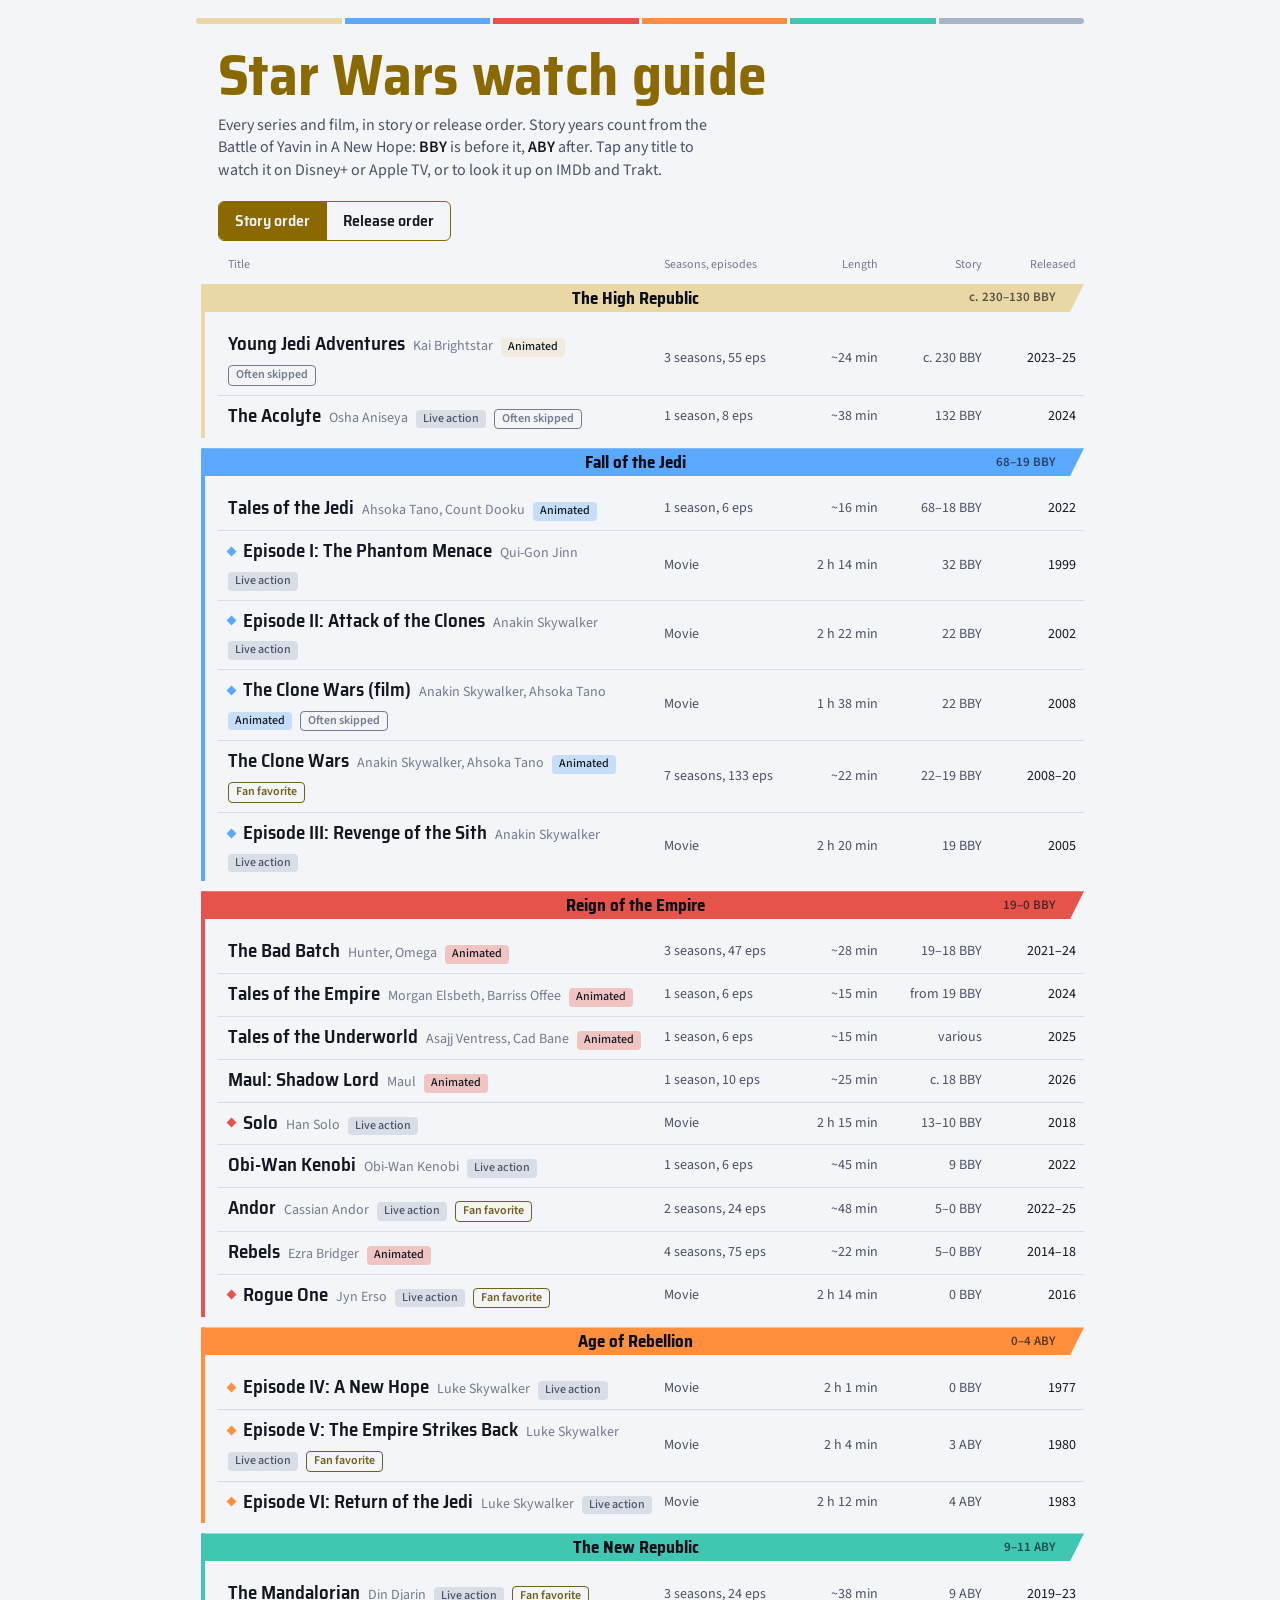
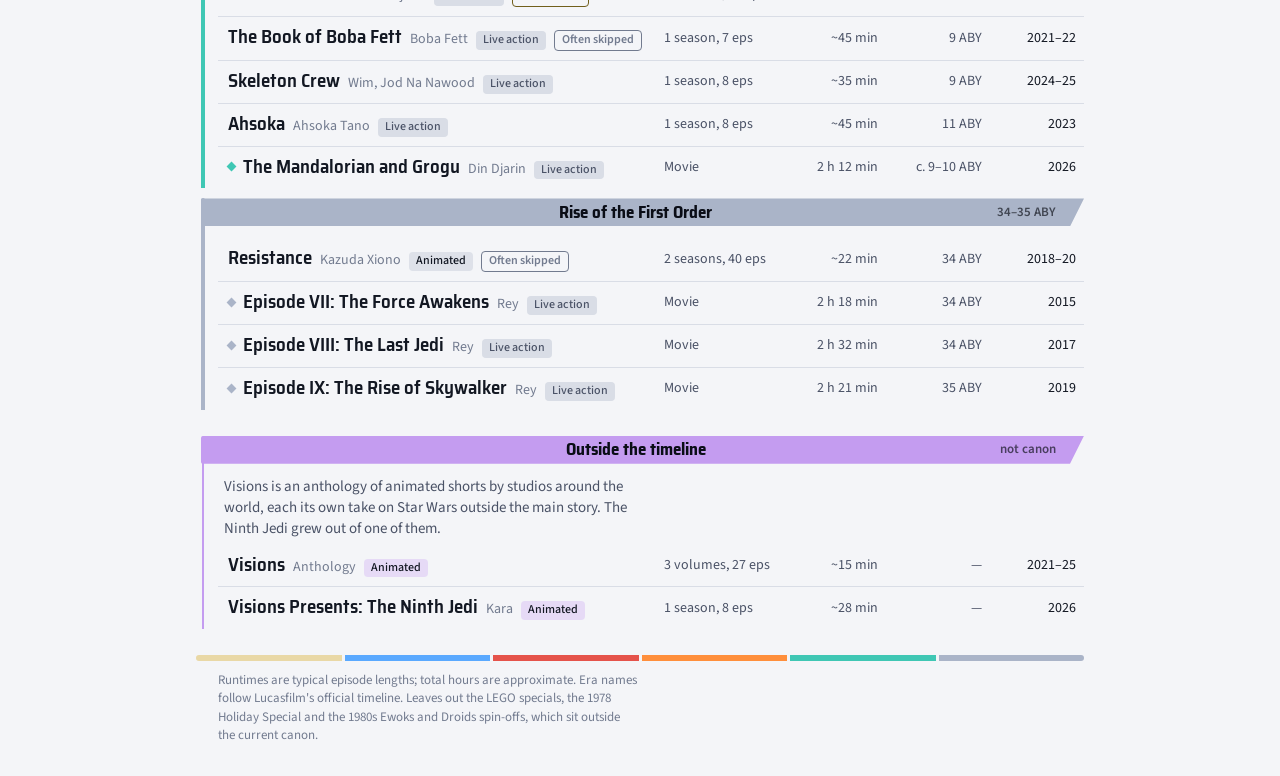
<file: star-wars.html>
<!doctype html>
<html lang="en">
<head>
<meta charset="utf-8">
<meta name="viewport" content="width=device-width, initial-scale=1, viewport-fit=cover">
<meta name="color-scheme" content="light dark">
<meta name="theme-color" content="#070b16" media="(prefers-color-scheme: dark)">
<meta name="theme-color" content="#f4f5f8" media="(prefers-color-scheme: light)">
<meta name="apple-mobile-web-app-capable" content="yes">
<meta name="apple-mobile-web-app-status-bar-style" content="default">
<title>Star Wars Watch Guide</title>
<link rel="preconnect" href="https://fonts.googleapis.com">
<link rel="preconnect" href="https://fonts.gstatic.com" crossorigin>
<link href="https://fonts.googleapis.com/css2?family=Saira+Semi+Condensed:wght@500;600;700&family=Source+Sans+3:wght@400;500;600&display=swap" rel="stylesheet">
<style>
:root{
  color-scheme:dark;
  --bg:#070b16;
  --sheet:#0f1526;
  --panel:#0d1322;
  --press:#151d31;
  --line:#1b2437;
  --ink:#e8ecf4;
  --ink-2:#a3adc2;
  --ink-3:#6d7891;
  --title:#ffd84a;
  --backdrop:rgba(2,4,10,.72);
  --mix:100%;
  /* eras */
  --hr:#e9d8a6;
  --foj:#5aa9ff;
  --roe:#e5534b;
  --aor:#ff8f3c;
  --nr:#3fc7b4;
  --fo:#aab4c8;
  --vis:#c49cf0;
  --gold:#ffd84a;
  --display:"Saira Semi Condensed","Arial Narrow",system-ui,sans-serif;
  --text:"Source Sans 3",system-ui,-apple-system,sans-serif;
  --gl:max(16px,env(safe-area-inset-left));
  --gr:max(16px,env(safe-area-inset-right));
}
@media (prefers-color-scheme: light){
  :root{
    color-scheme:light;
    --bg:#f4f5f8;
    --sheet:#ffffff;
    --panel:#e9ecf2;
    --press:#dde1ea;
    --line:#d9dde6;
    --ink:#121722;
    --ink-2:#4a5266;
    --ink-3:#727b8f;
    --title:#8a6a00;
    --backdrop:rgba(20,25,40,.35);
    --mix:55%;
  }
}
*{box-sizing:border-box}
[hidden]{display:none!important}
html{-webkit-text-size-adjust:100%}
body{margin:0;background:var(--bg);color:var(--ink);font-family:var(--text);font-size:16px;line-height:1.4;transition:background-color .2s,color .2s}
a{color:inherit}
button{font:inherit;color:inherit}

/* ---------- frame ---------- */
.wrap{max-width:920px;margin:0 auto;padding:calc(env(safe-area-inset-top) + 18px) var(--gr) calc(env(safe-area-inset-bottom) + 32px) var(--gl)}
/* the whole timeline in miniature: one segment per era */
.strip{display:flex;gap:3px;height:6px}
.strip i{flex:1;background:var(--c)}
.strip i:first-child{border-radius:3px 0 0 3px}
.strip i:last-child{border-radius:0 3px 3px 0}
.head{padding:22px 0 20px 22px}
h1{font-family:var(--display);font-weight:700;font-size:clamp(34px,7vw,58px);line-height:1;margin:0;color:var(--title);letter-spacing:.005em}
.sub{margin:10px 0 0;color:var(--ink-2);font-size:16px;max-width:62ch}
.sub b{color:var(--ink);font-weight:600}

/* ---------- sort switch ---------- */
.sorter{margin:0 0 16px 22px}
.seg{display:inline-flex;border:1.5px solid var(--title);border-radius:6px;overflow:hidden}
.seg button{font-family:var(--display);font-weight:600;font-size:16px;height:38px;padding:0 16px;white-space:nowrap;border:0;background:none;color:var(--ink);cursor:pointer;-webkit-tap-highlight-color:transparent}
.seg button+button{border-left:1.5px solid var(--title)}
.seg button[aria-pressed="true"]{background:var(--title);color:var(--bg)}
.seg button:focus-visible{outline:2px solid var(--ink);outline-offset:-4px}

.cols{display:none}

/* ---------- eras: thin rail + angled banner ---------- */
.era{display:grid;grid-template-columns:14px 1fr;column-gap:8px;margin-top:10px}
.era-bar{position:relative}
.era-bar::before{content:"";position:absolute;left:5px;top:0;bottom:0;width:4px;background:var(--c);border-radius:2px 2px 0 0}
.era-body{min-width:0}
.era-head{position:relative;display:grid;grid-template-columns:minmax(0,1fr) auto minmax(0,1fr);align-items:center;gap:10px;min-height:28px;margin:0 0 12px -17px;padding:4px 28px 4px 14px;background:var(--c);color:#0a0d16;clip-path:polygon(0 0,100% 0,calc(100% - 14px) 100%,0 100%);border-radius:2px 0 0 2px}
.era-head.yrs{grid-template-columns:minmax(0,1fr) auto minmax(max-content,1fr)}
.era-head.yrs small{white-space:nowrap}
.era-head h2{grid-column:2;text-align:center;font-family:var(--display);font-weight:700;font-size:17px;margin:0;line-height:1.1;color:#0a0d16}
.era-head small{grid-column:3;justify-self:end;text-align:right;font-size:13px;font-weight:600;color:rgba(10,13,22,.66);line-height:1.2}

/* ---------- rows ---------- */
.row{display:block;width:100%;text-align:left;background:none;border:0;border-bottom:1px solid var(--line);padding:10px 4px 10px 6px;cursor:pointer;-webkit-tap-highlight-color:transparent}
.row:last-child{border-bottom:0}
.row:hover{background:var(--panel)}
.row:focus-visible{outline:2px solid var(--title);outline-offset:-2px;border-radius:4px}
.row:active{background:var(--press)}
.t{display:flex;align-items:baseline;gap:8px;flex-wrap:wrap}
.name{font-family:var(--display);font-weight:600;font-size:19px;line-height:1.15;color:var(--ink)}
.film .name::before{content:"";display:inline-block;width:7px;height:7px;margin:0 8px 2px 0;background:var(--c);transform:rotate(45deg);vertical-align:middle}
.lead{font-size:14px;color:var(--ink-3);white-space:nowrap}
.tag{font-size:12px;font-weight:600;padding:1px 7px;border-radius:4px;white-space:nowrap;background:none}
.tag.fav{--fc:color-mix(in oklab,var(--gold) var(--mix),#000);color:var(--fc);border:1px solid var(--fc)}
.tag.fmt{border:0;font-weight:500;color:var(--ink-2);background:var(--line)}
.tag.fmt.anim{color:var(--ink);background:color-mix(in oklab,var(--c) 30%,transparent)}
.tag.skip{color:var(--ink-3);border:1px solid var(--ink-3)}
.meta{display:flex;flex-wrap:wrap;gap:2px 14px;margin-top:3px;font-size:14px;color:var(--ink-2)}
.meta em{font-style:normal;color:var(--ink-3)}
.meta .rel{color:var(--ink)}

.note{display:grid;grid-template-columns:14px 1fr;column-gap:8px;margin-top:26px}
.note .era-bar::before{background:none;border-left:2px dashed var(--c);width:0;left:6px}
.note p{margin:0 0 6px 6px;color:var(--ink-2);font-size:15px;max-width:62ch}
.foot{margin-top:26px}
.fine{margin:10px 0 0 22px;font-size:13px;color:var(--ink-3);max-width:70ch}

/* ---------- popup ---------- */
dialog{border:0;padding:0;background:transparent;color:var(--ink);max-width:none;max-height:none;width:100%;height:100%;margin:0}
dialog::backdrop{background:var(--backdrop);-webkit-backdrop-filter:blur(3px);backdrop-filter:blur(3px)}
.sheet-wrap{position:fixed;inset:0;display:flex;align-items:flex-end;justify-content:center}
.sheet{width:100%;max-width:560px;background:var(--sheet);border-top:4px solid var(--c);border-radius:14px 14px 0 0;padding:18px var(--gr) calc(env(safe-area-inset-bottom) + 18px) var(--gl);max-height:90vh;overflow:auto;animation:up .22s ease-out}
@keyframes up{from{transform:translateY(24px);opacity:0}to{transform:none;opacity:1}}
@media (prefers-reduced-motion:reduce){.sheet{animation:none}}
.sh-top{display:flex;justify-content:space-between;align-items:flex-start;gap:12px}
.sh-era{font-size:13px;font-weight:600;color:color-mix(in oklab,var(--c) var(--mix),#000)}
.sh-title{font-family:var(--display);font-weight:700;font-size:29px;line-height:1.08;margin:2px 0 0;color:var(--title)}
.sh-lead{margin-top:4px;font-size:15px;color:var(--ink-2)}
.close{flex:none;width:36px;height:36px;border-radius:6px;border:1px solid var(--ink-3);background:none;cursor:pointer;font-size:20px;line-height:1}
.close:focus-visible{outline:2px solid var(--title);outline-offset:2px}
.facts{display:grid;grid-template-columns:repeat(auto-fit,minmax(110px,1fr));gap:8px;margin:14px 0 6px}
.fact{background:var(--bg);border-radius:6px;padding:8px 10px}
.fact small{display:block;font-size:12px;color:var(--ink-3)}
.fact span{font-family:var(--display);font-size:19px;font-weight:600;white-space:nowrap}
.blurb{color:var(--ink-2);font-size:15px;margin:10px 0 14px}
.why{margin:-4px 0 14px;padding:8px 12px;border-left:3px solid var(--ink-3);background:var(--bg);border-radius:0 6px 6px 0;color:var(--ink-2);font-size:15px}
.why b{color:var(--ink);font-weight:600}
.links{display:grid;gap:8px}
.lk{display:flex;align-items:center;justify-content:space-between;text-decoration:none;color:#0a0d16;font-family:var(--display);font-weight:700;font-size:19px;height:50px;padding:0 18px;border-radius:6px;background:var(--lc)}
.lk small{font-family:var(--text);font-weight:500;font-size:13px;opacity:.75}
.lk:focus-visible{outline:2px solid var(--ink);outline-offset:3px}
.lk.dplus{--lc:var(--foj)}
.lk.apple{--lc:var(--gold)}
.lk.imdb{--lc:var(--hr)}
.lk.trakt{--lc:var(--vis)}

/* ---------- wide / landscape ---------- */
@media (min-width:700px){
  .row,.cols div{display:grid;grid-template-columns:minmax(0,1fr) 128px 74px 92px 82px;align-items:center;column-gap:12px;padding:9px 8px 9px 10px}
  .meta{display:contents}
  .meta>span{white-space:nowrap;font-variant-numeric:tabular-nums}
  .meta .m-rt,.meta .m-story,.meta .m-rel{text-align:right}
  .meta em{display:none}
  .cols{display:grid;grid-template-columns:14px 1fr;column-gap:8px;margin-bottom:2px}
  .cols div{padding-top:0;padding-bottom:0;font-size:12px;color:var(--ink-3)}
  .cols div span:nth-child(n+3){text-align:right}
  .sheet-wrap{align-items:center}
  .sheet{border-radius:12px;border-top:0;border-left:6px solid var(--c);padding:22px 24px 24px}
}
@media (min-width:700px) and (max-height:500px){
  .sheet{max-width:720px}
  .links{grid-template-columns:repeat(4,1fr)}
  .lk{flex-direction:column;justify-content:center;gap:0;height:58px;padding:0 10px}
  .facts{margin:10px 0 8px;grid-template-columns:repeat(auto-fit,minmax(88px,1fr))}
  .fact span{font-size:17px}
  .blurb{display:none}
}
@media (max-width:699px){
  .meta>span:empty{display:none}
  .seg button{font-size:15px;padding:0 12px}
}
@media (max-width:380px){
  .head,.sorter,.fine{padding-left:0;margin-left:0}
  .seg button{padding:0 10px;font-size:14px}
}
</style>
</head>
<body>
<div class="wrap">
  <header>
    <div class="strip" id="stripTop" aria-hidden="true"></div>
    <div class="head">
      <h1>Star Wars watch guide</h1>
      <p class="sub">Every series and film, in story or release order. Story years count from the Battle of Yavin in A New Hope: <b>BBY</b> is before it, <b>ABY</b> after. Tap any title to watch it on Disney+ or Apple TV, or to look it up on IMDb and Trakt.</p>
    </div>
  </header>

  <div class="sorter">
    <div class="seg" role="group" aria-label="Sort order">
      <button type="button" data-mode="story" aria-pressed="true">Story order</button>
      <button type="button" data-mode="release" aria-pressed="false">Release order</button>
    </div>
  </div>

  <div class="cols" aria-hidden="true"><span></span><div><span>Title</span><span>Seasons, episodes</span><span>Length</span><span>Story</span><span>Released</span></div></div>

  <main id="timeline"></main>

  <section class="note" id="alt"></section>

  <footer class="foot">
    <div class="strip" id="stripBot" aria-hidden="true"></div>
    <p class="fine">Runtimes are typical episode lengths; total hours are approximate. Era names follow Lucasfilm's official timeline. Leaves out the LEGO specials, the 1978 Holiday Special and the 1980s Ewoks and Droids spin-offs, which sit outside the current canon.</p>
  </footer>
</div>

<dialog id="pop" aria-labelledby="sh-title">
  <div class="sheet-wrap" id="sheetWrap">
    <div class="sheet" id="sheet">
      <div class="sh-top">
        <div><div class="sh-era" id="sh-era"></div><h3 class="sh-title" id="sh-title"></h3><div class="sh-lead" id="sh-lead"></div></div>
        <button class="close" id="close" aria-label="Close">×</button>
      </div>
      <div class="facts" id="sh-facts"></div>
      <p class="blurb" id="sh-blurb"></p>
      <p class="why" id="sh-why"><b>Often skipped.</b> <span></span></p>
      <div class="links">
        <a class="lk dplus" id="lk-dplus" target="_blank" rel="noopener">Disney+ <small>Stream it</small></a>
        <a class="lk apple" id="lk-apple" target="_blank" rel="noopener">Apple TV <small>Open in TV app</small></a>
        <a class="lk imdb" id="lk-imdb" target="_blank" rel="noopener">IMDb <small>Ratings, cast</small></a>
        <a class="lk trakt" id="lk-trakt" target="_blank" rel="noopener">Trakt <small>Track progress</small></a>
      </div>
    </div>
  </div>
</dialog>

<script>
/* ===== DATA =====
   kind "show": s seasons, e episodes, rt typical episode minutes, rel "YYYY–YY"
   kind "film": rt minutes, y release year
   rm = release month, only used to order titles released the same year */
const ERAS = [
  {id:"e1", name:"The High Republic", years:"c. 230–130 BBY", c:"var(--hr)", items:[
    {kind:"show", t:"Young Jedi Adventures", anim:true, lead:"Kai Brightstar", story:"c. 230 BBY", rel:"2023–25", s:3, e:55, rt:24, rm:5,
     blurb:"Animated adventures of Jedi younglings, made for preschoolers.", skip:true,
     why:"Made for preschoolers. Charming, but nothing else depends on it.",
     imdb:"tt20674124", dplus:"faa35b37-3287-4a7c-9d42-a3a5f9ad9185", trakt:"star-wars-young-jedi-adventures", apple:"https://tv.apple.com/us/show/star-wars-young-jedi-adventures/umc.cmc.6qv61jetl7t1zaqvgnwb26rg7"},
    {kind:"show", t:"The Acolyte", lead:"Osha Aniseya", story:"132 BBY", rel:"2024", s:1, e:8, rt:38, rm:6,
     blurb:"A murder mystery among the Jedi, a century before the prequels.", skip:true,
     why:"Divisive with fans, and canceled after one season with its story left unresolved.",
     imdb:"tt12262202", dplus:"a5c84b7d-fd4e-42c8-95e3-960e73e1a71e", trakt:"the-acolyte", apple:"https://tv.apple.com/us/show/the-acolyte/umc.cmc.1alhul5mqpcim20csyvmtv463"}
  ]},
  {id:"e2", name:"Fall of the Jedi", years:"68–19 BBY", c:"var(--foj)", items:[
    {kind:"show", t:"Tales of the Jedi", anim:true, lead:"Ahsoka Tano, Count Dooku", story:"68–18 BBY", rel:"2022", s:1, e:6, rt:16, rm:10,
     blurb:"Six animated shorts: Dooku's slide to the dark side and Ahsoka's early life.",
     imdb:"tt20723374", dplus:"da8eb910-7fba-44ae-a37e-edd4b4d6630b", trakt:"star-wars-tales-of-the-jedi", apple:"https://tv.apple.com/us/show/tales-of-the-jedi/umc.cmc.1y1hxdvwg6ns4vitsodf4wnd3"},
    {kind:"film", t:"Episode I: The Phantom Menace", lead:"Qui-Gon Jinn", story:"32 BBY", y:1999, rt:134,
     blurb:"Two Jedi find a gifted boy named Anakin Skywalker on a desert planet.",
     imdb:"tt0120915", dplus:"e0a9fee4-2959-4077-ad8c-8fab4fd6e4d1", trakt:"star-wars-episode-i-the-phantom-menace-1999", apple:"https://tv.apple.com/us/movie/star-wars-the-phantom-menace/umc.cmc.1x8mput5lh4l0u6vue0hbmhs3"},
    {kind:"film", t:"Episode II: Attack of the Clones", lead:"Anakin Skywalker", story:"22 BBY", y:2002, rt:142,
     blurb:"Anakin as a young Jedi, a forbidden romance, and the start of the Clone Wars.",
     imdb:"tt0121765", dplus:"39cbdf17-1bbe-4de2-b4a4-8e342875c2c6", trakt:"star-wars-episode-ii-attack-of-the-clones-2002", apple:"https://tv.apple.com/us/movie/star-wars-attack-of-the-clones/umc.cmc.27tj6w4r4fpeziazh0cyza2bq"},
    {kind:"film", t:"The Clone Wars (film)", anim:true, lead:"Anakin Skywalker, Ahsoka Tano", story:"22 BBY", y:2008, rt:98, skip:true,
     blurb:"Animated film that launched the series and introduced Ahsoka.",
     why:"Built from what were planned as the series' first episodes. The show covers the same ground better.",
     imdb:"tt1185834", dplus:"24a03eff-e68a-4743-828d-32ba9ffc0c7f", trakt:"star-wars-the-clone-wars-2008", apple:"https://tv.apple.com/us/movie/star-wars-the-clone-wars/umc.cmc.2zw9bmbdx1b3s0rfixi51s020"},
    {kind:"show", t:"The Clone Wars", anim:true, lead:"Anakin Skywalker, Ahsoka Tano", story:"22–19 BBY", rel:"2008–20", s:7, e:133, rt:22, fav:true,
     blurb:"The war between the prequel films, episode by episode. Uneven early on; brilliant at its best.",
     imdb:"tt0458290", dplus:"314f14b4-b70a-4ec6-b634-2559f0b1f77e", trakt:"star-wars-the-clone-wars", apple:"https://tv.apple.com/us/show/star-wars-the-clone-wars/umc.cmc.pipey73n3wfe96uwbg7eunec"},
    {kind:"film", t:"Episode III: Revenge of the Sith", lead:"Anakin Skywalker", story:"19 BBY", y:2005, rt:140,
     blurb:"The Republic falls, the Jedi are betrayed, and Anakin becomes Darth Vader.",
     imdb:"tt0121766", dplus:"eb1e2c5f-69bf-4240-a61f-7ffc4e0311b3", trakt:"star-wars-episode-iii-revenge-of-the-sith-2005", apple:"https://tv.apple.com/us/movie/star-wars-revenge-of-the-sith/umc.cmc.5nolvqgurfe17eln52s0b7j6j"}
  ]},
  {id:"e3", name:"Reign of the Empire", years:"19–0 BBY", c:"var(--roe)", items:[
    {kind:"show", t:"The Bad Batch", anim:true, lead:"Hunter, Omega", story:"19–18 BBY", rel:"2021–24", s:3, e:47, rt:28,
     blurb:"A squad of defective clones on the run in the Empire's first days.",
     imdb:"tt12708542", dplus:"c93113fb-94ec-43b6-9d38-308825f7cd94", trakt:"star-wars-the-bad-batch", apple:"https://tv.apple.com/us/show/star-wars-the-bad-batch/umc.cmc.jzpcwzmyd6h9eaadrakph6ta"},
    {kind:"show", t:"Tales of the Empire", anim:true, lead:"Morgan Elsbeth, Barriss Offee", story:"from 19 BBY", rel:"2024", s:1, e:6, rt:15, rm:5,
     blurb:"Six animated shorts about two women shaped by the Empire.",
     imdb:"tt32019314", dplus:"b9acb4dc-2c55-4829-9ecf-37d1f96ff29f", trakt:"star-wars-tales-of-the-empire", apple:"https://tv.apple.com/us/show/star-wars-tales-of-the-empire/umc.cmc.y5p36q221fqcd9792z4tmkef"},
    {kind:"show", t:"Tales of the Underworld", anim:true, lead:"Asajj Ventress, Cad Bane", story:"various", rel:"2025", s:1, e:6, rt:15, rm:5,
     blurb:"Six animated shorts following two Clone Wars outlaws.",
     imdb:"tt36414431", dplus:"421b732e-fe78-4cfc-93e9-d3fbca13bb91", trakt:"star-wars-tales-of-the-underworld", apple:"https://tv.apple.com/us/show/star-wars-tales-of-the-underworld/umc.cmc.33dl8owginjayc18l10f2uywx"},
    {kind:"show", t:"Maul: Shadow Lord", anim:true, lead:"Maul", story:"c. 18 BBY", rel:"2026", s:1, e:10, rt:25, rm:4,
     blurb:"Animated: the former Sith apprentice builds a criminal empire in the Empire's early years. Season 2 is due in 2027.",
     imdb:"tt36594331", dplus:"9ba0f41b-6173-4ff1-8967-71cad0620244", trakt:"star-wars-maul-shadow-lord", apple:"https://tv.apple.com/us/show/star-wars-maul---shadow-lord/umc.cmc.13e9ucuyawm76x5y4pt6qbo61"},
    {kind:"film", t:"Solo", lead:"Han Solo", story:"13–10 BBY", y:2018, rt:135,
     blurb:"Young Han meets Chewbacca and Lando and makes the Kessel Run.",
     imdb:"tt3778644", dplus:"791bc772-d930-40c9-83ec-5ef85923573e", trakt:"solo-a-star-wars-story-2018", apple:"https://tv.apple.com/us/movie/solo-a-star-wars-story/umc.cmc.1skhjjrps93jxwc8w45mc4yyj"},
    {kind:"show", t:"Obi-Wan Kenobi", lead:"Obi-Wan Kenobi", story:"9 BBY", rel:"2022", s:1, e:6, rt:45, rm:5,
     blurb:"Ten years after Revenge of the Sith, a hiding Obi-Wan is drawn back out.",
     imdb:"tt8466564", dplus:"e28eab5e-5cff-4ef2-b018-d2267c750364", trakt:"obi-wan-kenobi", apple:"https://tv.apple.com/us/show/obi-wan-kenobi/umc.cmc.51g7j105zle8xrq45i2tz4b6t"},
    {kind:"show", t:"Andor", lead:"Cassian Andor", story:"5–0 BBY", rel:"2022–25", s:2, e:24, rt:48, rm:9, fav:true,
     blurb:"How an ordinary thief becomes a rebel. A slow-burn political thriller, and many fans' favorite Star Wars of all.",
     imdb:"tt9253284", dplus:"faba988a-a9f5-45f2-a074-0775a7d6f67a", trakt:"star-wars-andor", apple:"https://tv.apple.com/us/show/andor/umc.cmc.4kyytz4f3hjg64m73887nybli"},
    {kind:"show", t:"Rebels", anim:true, lead:"Ezra Bridger", story:"5–0 BBY", rel:"2014–18", s:4, e:75, rt:22,
     blurb:"A ragtag crew and a street kid with the Force in the early Rebellion. Gets much better after season 1.",
     imdb:"tt2930604", dplus:"08249c74-0178-4861-a1e4-dfc7b168dce5", trakt:"star-wars-rebels", apple:"https://tv.apple.com/us/show/star-wars-rebels/umc.cmc.29znoughk8bnj2ud456pge0zu"},
    {kind:"film", t:"Rogue One", lead:"Jyn Erso", story:"0 BBY", y:2016, rt:134, fav:true,
     blurb:"The mission to steal the Death Star plans, leading straight into A New Hope.",
     imdb:"tt3748528", dplus:"5ec74210-f970-42b7-a39f-8653c0a9eab8", trakt:"rogue-one-a-star-wars-story-2016", apple:"https://tv.apple.com/us/movie/rogue-one-a-star-wars-story/umc.cmc.5ydra856u0y2hc1ur13qd4xxx"}
  ]},
  {id:"e4", name:"Age of Rebellion", years:"0–4 ABY", c:"var(--aor)", items:[
    {kind:"film", t:"Episode IV: A New Hope", lead:"Luke Skywalker", story:"0 BBY", y:1977, rt:121,
     blurb:"The original: a farm boy, a princess, a smuggler and the Death Star.",
     imdb:"tt0076759", dplus:"9a280e53-fcc0-4e17-a02c-b1f40913eb0b", trakt:"star-wars-1977", apple:"https://tv.apple.com/us/movie/star-wars-a-new-hope/umc.cmc.2o65qvudvwq1l1rqjlbyfszwn"},
    {kind:"film", t:"Episode V: The Empire Strikes Back", lead:"Luke Skywalker", story:"3 ABY", y:1980, rt:124, fav:true,
     blurb:"The Empire hits back. Widely considered the best Star Wars film.",
     imdb:"tt0080684", dplus:"0f5c5223-f4f6-46ef-ba8a-69cb0e17d8d3", trakt:"the-empire-strikes-back-1980", apple:"https://tv.apple.com/us/movie/star-wars-the-empire-strikes-back/umc.cmc.3vabzkcmuoxxm3r3ng9q4rgh9"},
    {kind:"film", t:"Episode VI: Return of the Jedi", lead:"Luke Skywalker", story:"4 ABY", y:1983, rt:132,
     blurb:"Luke confronts Vader and the Emperor; the Rebellion makes its last stand.",
     imdb:"tt0086190", dplus:"4b6e7cda-daa5-4f2d-9b61-35bbe562c69c", trakt:"return-of-the-jedi-1983", apple:"https://tv.apple.com/us/movie/star-wars-return-of-the-jedi/umc.cmc.3ggalukb7xb5pf1gfgdlwkcx"}
  ]},
  {id:"e5", name:"The New Republic", years:"9–11 ABY", c:"var(--nr)", items:[
    {kind:"show", t:"The Mandalorian", lead:"Din Djarin", story:"9 ABY", rel:"2019–23", s:3, e:24, rt:38, rm:11, fav:true,
     blurb:"A lone bounty hunter and a foundling child after the fall of the Empire.",
     imdb:"tt8111088", dplus:"422f6dcc-226f-44e7-98d4-22de69b31cf3", trakt:"the-mandalorian", apple:"https://tv.apple.com/us/show/the-mandalorian/umc.cmc.29ma7mt4pkylvupky2kt7cbu3"},
    {kind:"show", t:"The Book of Boba Fett", lead:"Boba Fett", story:"9 ABY", rel:"2021–22", s:1, e:7, rt:45, rm:12, skip:true,
     blurb:"Boba Fett tries to rule Jabba's old criminal empire.",
     why:"Mixed reception. But chapters 5 and 6 are effectively Mandalorian episodes, so watch those before Mandalorian season 3.",
     imdb:"tt13668894", dplus:"3749c03e-8204-46c5-b102-0410e6d51758", trakt:"the-book-of-boba-fett", apple:"https://tv.apple.com/us/show/the-book-of-boba-fett/umc.cmc.1xs3rjhar8ecbcvuzmwzrkn9a"},
    {kind:"show", t:"Skeleton Crew", lead:"Wim, Jod Na Nawood", story:"9 ABY", rel:"2024–25", s:1, e:8, rt:35, rm:12,
     blurb:"Four kids lost in the galaxy, in the spirit of an '80s adventure movie.",
     imdb:"tt20600980", dplus:"4a73a750-f18c-450a-b9f7-d9f40974ff9d", trakt:"star-wars-skeleton-crew", apple:"https://tv.apple.com/us/show/star-wars-skeleton-crew/umc.cmc.5ghcxs1o9kkx2jhvcuf0xsqwr"},
    {kind:"show", t:"Ahsoka", lead:"Ahsoka Tano", story:"11 ABY", rel:"2023", s:1, e:8, rt:45, rm:8,
     blurb:"Ahsoka hunts for a lost Imperial admiral. Plays as a direct sequel to Rebels. Season 2 is due in January 2027.",
     imdb:"tt13622776", dplus:"e64c22fc-fc7c-4ada-bbec-ab8351b8db97", trakt:"ahsoka", apple:"https://tv.apple.com/us/show/ahsoka/umc.cmc.xyg7ow1z2rclag9hsewhqdls"},
    {kind:"film", t:"The Mandalorian and Grogu", lead:"Din Djarin", story:"c. 9–10 ABY", y:2026, rm:5, rt:132,
     blurb:"Din Djarin and Grogu's first big-screen adventure, picking up after Mandalorian season 3. Its exact year is unofficial.",
     imdb:"tt30825738", dplus:"d830ec57-499e-498c-b6b3-2b85a18a5f51", trakt:null, apple:"https://tv.apple.com/us/movie/star-wars-the-mandalorian-and-grogu/umc.cmc.31m58rsmdk9f165zgt7vawkxk"}
  ]},
  {id:"e6", name:"Rise of the First Order", years:"34–35 ABY", c:"var(--fo)", items:[
    {kind:"show", t:"Resistance", anim:true, lead:"Kazuda Xiono", story:"34 ABY", rel:"2018–20", s:2, e:40, rt:22, skip:true,
     blurb:"Animated: a young pilot spies on the First Order from an ocean refueling station.",
     why:"A lighter, kid-focused show with little bearing on the films.",
     imdb:"tt8336340", dplus:"01ad3367-1b24-458c-a8fb-a245226ea237", trakt:"star-wars-resistance", apple:"https://tv.apple.com/us/show/star-wars-resistance/umc.cmc.395bn3h2p28luigbpddyd79w6"},
    {kind:"film", t:"Episode VII: The Force Awakens", lead:"Rey", story:"34 ABY", y:2015, rt:138,
     blurb:"Thirty years after Return of the Jedi, a scavenger and a defecting stormtrooper join the fight.",
     imdb:"tt2488496", dplus:"438ec2e9-a05c-4b01-84f4-18960b363868", trakt:"star-wars-the-force-awakens-2015", apple:"https://tv.apple.com/us/movie/star-wars-the-force-awakens/umc.cmc.61i3yveu7xby4chfkqved19ka"},
    {kind:"film", t:"Episode VIII: The Last Jedi", lead:"Rey", story:"34 ABY", y:2017, rt:152,
     blurb:"Rey seeks out Luke Skywalker while the Resistance is hunted.",
     imdb:"tt2527336", dplus:"4c622e6e-6237-44e7-9aaf-db94de0edc3b", trakt:"star-wars-the-last-jedi-2017", apple:"https://tv.apple.com/us/movie/star-wars-the-last-jedi/umc.cmc.7f19yhpg0i8vk8of1ydhs7g1v"},
    {kind:"film", t:"Episode IX: The Rise of Skywalker", lead:"Rey", story:"35 ABY", y:2019, rt:141, rm:12,
     blurb:"The final chapter of the Skywalker saga.",
     imdb:"tt2527338", dplus:"3183e62a-47d7-4df0-9e10-6315a56a3bb7", trakt:"star-wars-the-rise-of-skywalker-2019", apple:"https://tv.apple.com/us/movie/star-wars-the-rise-of-skywalker/umc.cmc.71hlilqgd8utz8c4nlpl6ol7m"}
  ]}
];
const ALT = {name:"Outside the timeline", c:"var(--vis)",
  note:"Visions is an anthology of animated shorts by studios around the world, each its own take on Star Wars outside the main story. The Ninth Jedi grew out of one of them.",
  items:[
    {kind:"show", t:"Visions", anim:true, lead:"Anthology", story:"—", rel:"2021–25", s:3, e:27, rt:15, rm:9, unit:"volume",
     blurb:"Self-contained animated shorts, many from Japanese anime studios.",
     imdb:"tt13622982", dplus:"2bd9a5cd-ab23-40ec-b211-4c87f2e94528", trakt:"star-wars-visions", apple:"https://tv.apple.com/us/show/star-wars-visions/umc.cmc.1zwnzy1w66okm7kb1f7q073vs"},
    {kind:"show", t:"Visions Presents: The Ninth Jedi", anim:true, lead:"Kara", story:"—", rel:"2026", s:1, e:8, rt:28, rm:8,
     blurb:"A full series expanding one of the most popular Visions shorts.",
     imdb:"tt43337681", dplus:"921588f0-9a3b-4cd6-80d6-0a7cc9ed388a", trakt:null, apple:"https://tv.apple.com/us/show/star-wars-visions-presents---the-ninth-jedi/umc.cmc.70slqy3zl5r21xorkab29kdvd"}
  ]};

/* ===== RENDER ===== */
const $ = s => document.querySelector(s);
const esc = s => String(s).replace(/[&<>"]/g, m => ({"&":"&amp;","<":"&lt;",">":"&gt;",'"':"&quot;"}[m]));
const hrs = (e, rt) => Math.round(e * rt / 60);
const fmtMin = m => m ? `${Math.floor(m/60)} h ${m%60} min` : "—";
const plural = (n, w) => `${n} ${w}${n===1?"":"s"}`;
const registry = [];

function tags(it){
  let h = it.anim ? `<span class="tag fmt anim">Animated</span>` : `<span class="tag fmt live">Live action</span>`;
  if (it.fav) h += `<span class="tag fav">Fan favorite</span>`;
  if (it.skip) h += `<span class="tag skip">Often skipped</span>`;
  return h;
}
function row(it, era){
  const i = registry.push({...it, era}) - 1;
  const head = `<button class="row ${it.kind}" data-i="${i}" style="--c:${era.c}">
    <span class="t"><span class="name">${esc(it.t)}</span><span class="lead">${esc(it.lead)}</span>${tags(it)}</span>
    <span class="meta">`;
  if (it.kind === "show") return head + `
      <span class="m-eps">${plural(it.s, it.unit||"season")}, ${it.e} eps</span>
      <span class="m-rt">~${it.rt} min<em> each, ~${hrs(it.e,it.rt)} h total</em></span>
      <span class="m-story"><em>Story </em>${it.story}</span>
      <span class="m-rel rel"><em>Released </em>${it.rel}</span>
    </span></button>`;
  return head + `
      <span class="m-eps">Movie</span>
      <span class="m-rt">${fmtMin(it.rt)}</span>
      <span class="m-story"><em>Story </em>${it.story}</span>
      <span class="m-rel rel"><em>Released </em>${it.y}</span>
    </span></button>`;
}
function section(id, c, title, small, yrs, rows){
  return `<section class="era" style="--c:${c}" aria-labelledby="${id}">
    <div class="era-bar" aria-hidden="true"></div>
    <div class="era-body"><div class="era-head${yrs?" yrs":""}"><h2 id="${id}">${esc(title)}</h2><small>${esc(small)}</small></div>${rows}</div></section>`;
}
function strips(){
  const h = ERAS.map(e => `<i style="--c:${e.c}"></i>`).join("");
  $("#stripTop").innerHTML = h; $("#stripBot").innerHTML = h;
}

const DECADES = {
  1970:["Where it began","var(--aor)"], 1980:["The original trilogy completes","var(--hr)"],
  1990:["The prequels begin","var(--foj)"], 2000:["Prequels and The Clone Wars","var(--vis)"],
  2010:["Disney's sequels and spin-offs","var(--roe)"], 2020:["The streaming era","var(--nr)"]
};
const relKey = x => (x.kind === "film" ? x.y : parseInt(x.rel)) + (x.rm||6)/13;

let mode = "story";
function render(){
  registry.length = 0;
  if (mode === "release") return renderRelease();
  let h = "";
  for (const era of ERAS) h += section(era.id, era.c, era.name, era.years, true, era.items.map(it => row(it, era)).join(""));
  $("#timeline").innerHTML = h;
  const a = `<div class="era-bar" aria-hidden="true"></div><div class="era-body">
    <div class="era-head"><h2>${ALT.name}</h2><small>not canon</small></div>
    <p>${esc(ALT.note)}</p>${ALT.items.map(it => row(it, ALT)).join("")}</div>`;
  $("#alt").style.setProperty("--c", ALT.c);
  $("#alt").innerHTML = a;
  $("#alt").hidden = false;
}
function renderRelease(){
  const all = [];
  for (const era of ERAS) for (const it of era.items) all.push({it, era});
  for (const it of ALT.items) all.push({it, era:ALT});
  all.sort((a,b) => relKey(a.it) - relKey(b.it));
  let h = "", cur = null, rows = "";
  const flush = () => { if (cur !== null){ const [d,c] = DECADES[cur]; h += section("d"+cur, c, cur+"s", d, false, rows); } };
  for (const x of all){
    const dec = Math.floor(relKey(x.it)/10)*10;
    if (dec !== cur){ flush(); cur = dec; rows = ""; }
    rows += row(x.it, x.era);
  }
  flush();
  $("#timeline").innerHTML = h;
  $("#alt").hidden = true;
}
function setMode(m, save){
  mode = m === "release" ? "release" : "story";
  document.querySelectorAll(".seg button").forEach(b => b.setAttribute("aria-pressed", String(b.dataset.mode === mode)));
  render();
  if (save){
    try { localStorage.setItem("wars-sort", mode); } catch(e){}
    history.replaceState(null, "", mode === "release" ? "#release-order" : location.pathname + location.search);
  }
}
document.querySelectorAll(".seg button").forEach(b => b.addEventListener("click", () => setMode(b.dataset.mode, true)));
window.addEventListener("hashchange", () => setMode(location.hash === "#release-order" ? "release" : "story", false));

/* ===== POPUP ===== */
const pop = $("#pop");
const searchName = it => "Star Wars " + it.t.replace(/^Episode [IVX]+: /,"");
function open(i){
  const it = registry[i];
  $("#sheet").style.setProperty("--c", it.era.c);
  $("#sh-era").textContent = `${it.era.name}${it.era.years ? ", " + it.era.years : ""}`;
  $("#sh-title").textContent = it.t;
  $("#sh-lead").textContent = it.lead && it.lead !== "Anthology" ? `Led by ${it.lead}` : "";
  let f = `<div class="fact"><small>Format</small><span>${it.anim ? "Animated" : "Live action"}</span></div>`;
  if (it.kind === "show"){
    f += `<div class="fact"><small>${it.unit ? "Volumes" : "Seasons"}</small><span>${it.s}</span></div>`;
    f += `<div class="fact"><small>Episodes</small><span>${it.e}</span></div>`;
    f += `<div class="fact"><small>Episode length</small><span>~${it.rt} min</span></div>`;
    f += `<div class="fact"><small>Total</small><span>~${hrs(it.e,it.rt)} h</span></div>`;
    f += `<div class="fact"><small>Released</small><span>${it.rel}</span></div>`;
    f += `<div class="fact"><small>Story years</small><span>${it.story}</span></div>`;
  } else {
    f += `<div class="fact"><small>Runtime</small><span>${it.rt ? it.rt + " min" : "—"}</span></div>`;
    f += `<div class="fact"><small>Released</small><span>${it.y}</span></div>`;
    f += `<div class="fact"><small>Story year</small><span>${it.story}</span></div>`;
  }
  $("#sh-facts").innerHTML = f;
  $("#sh-blurb").textContent = it.blurb || "";
  $("#sh-blurb").hidden = !it.blurb;
  $("#sh-why span").textContent = it.why || "";
  $("#sh-why").hidden = !it.why;
  $("#lk-dplus").href = `https://www.disneyplus.com/browse/entity-${it.dplus}`;
  $("#lk-apple").href = it.apple || `https://tv.apple.com/us/search?term=${encodeURIComponent(searchName(it))}`;
  $("#lk-imdb").href = it.imdb ? `https://www.imdb.com/title/${it.imdb}/` : `https://www.imdb.com/find/?q=${encodeURIComponent(searchName(it))}`;
  $("#lk-trakt").href = it.trakt ? `https://trakt.tv/${it.kind==="film"?"movies":"shows"}/${it.trakt}` : `https://trakt.tv/search?query=${encodeURIComponent(searchName(it))}`;
  pop.showModal();
  $("#close").focus();
}
document.addEventListener("click", e => {
  const r = e.target.closest(".row");
  if (r) open(+r.dataset.i);
});
$("#close").addEventListener("click", () => pop.close());
$("#sheetWrap").addEventListener("click", e => { if (e.target.id === "sheetWrap") pop.close(); });

strips();
let saved = null;
try { saved = localStorage.getItem("wars-sort"); } catch(e){}
setMode(location.hash === "#release-order" ? "release" : (saved || "story"), false);
</script>
</body>
</html>
</file>
